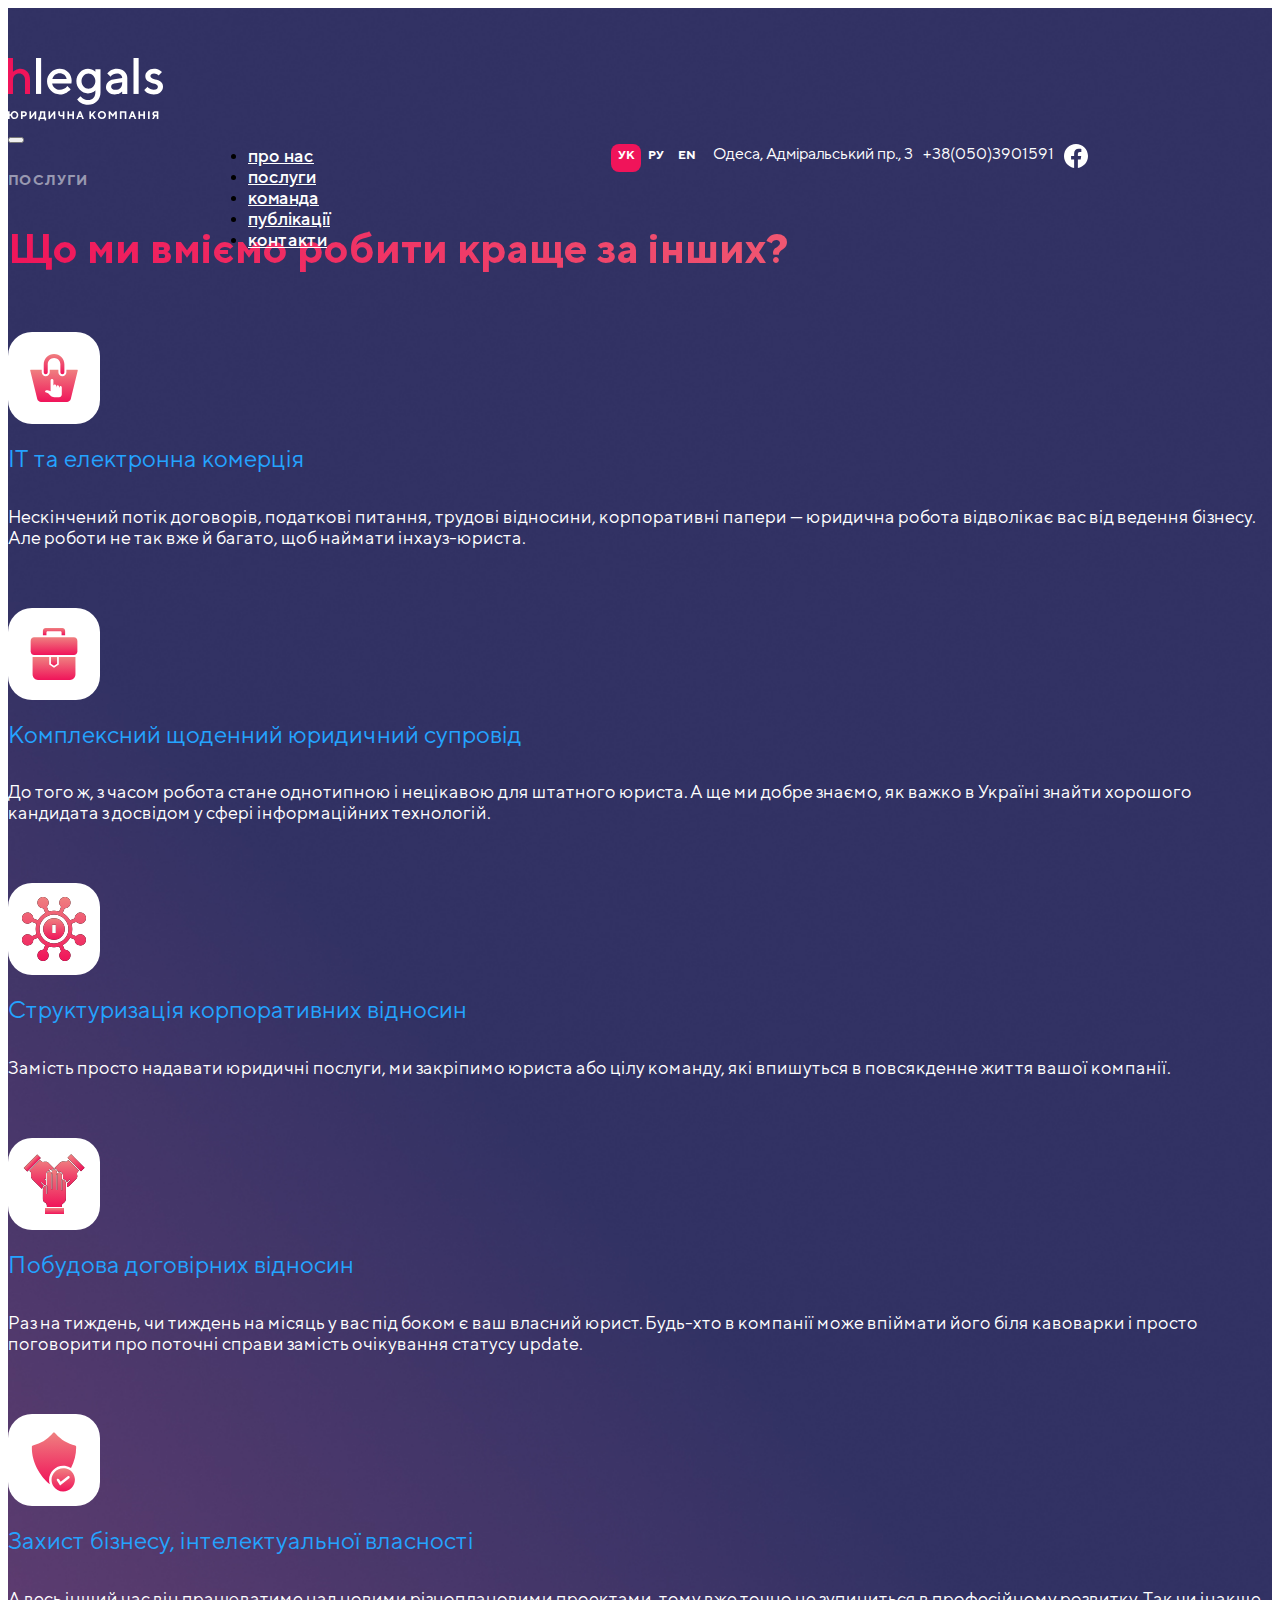
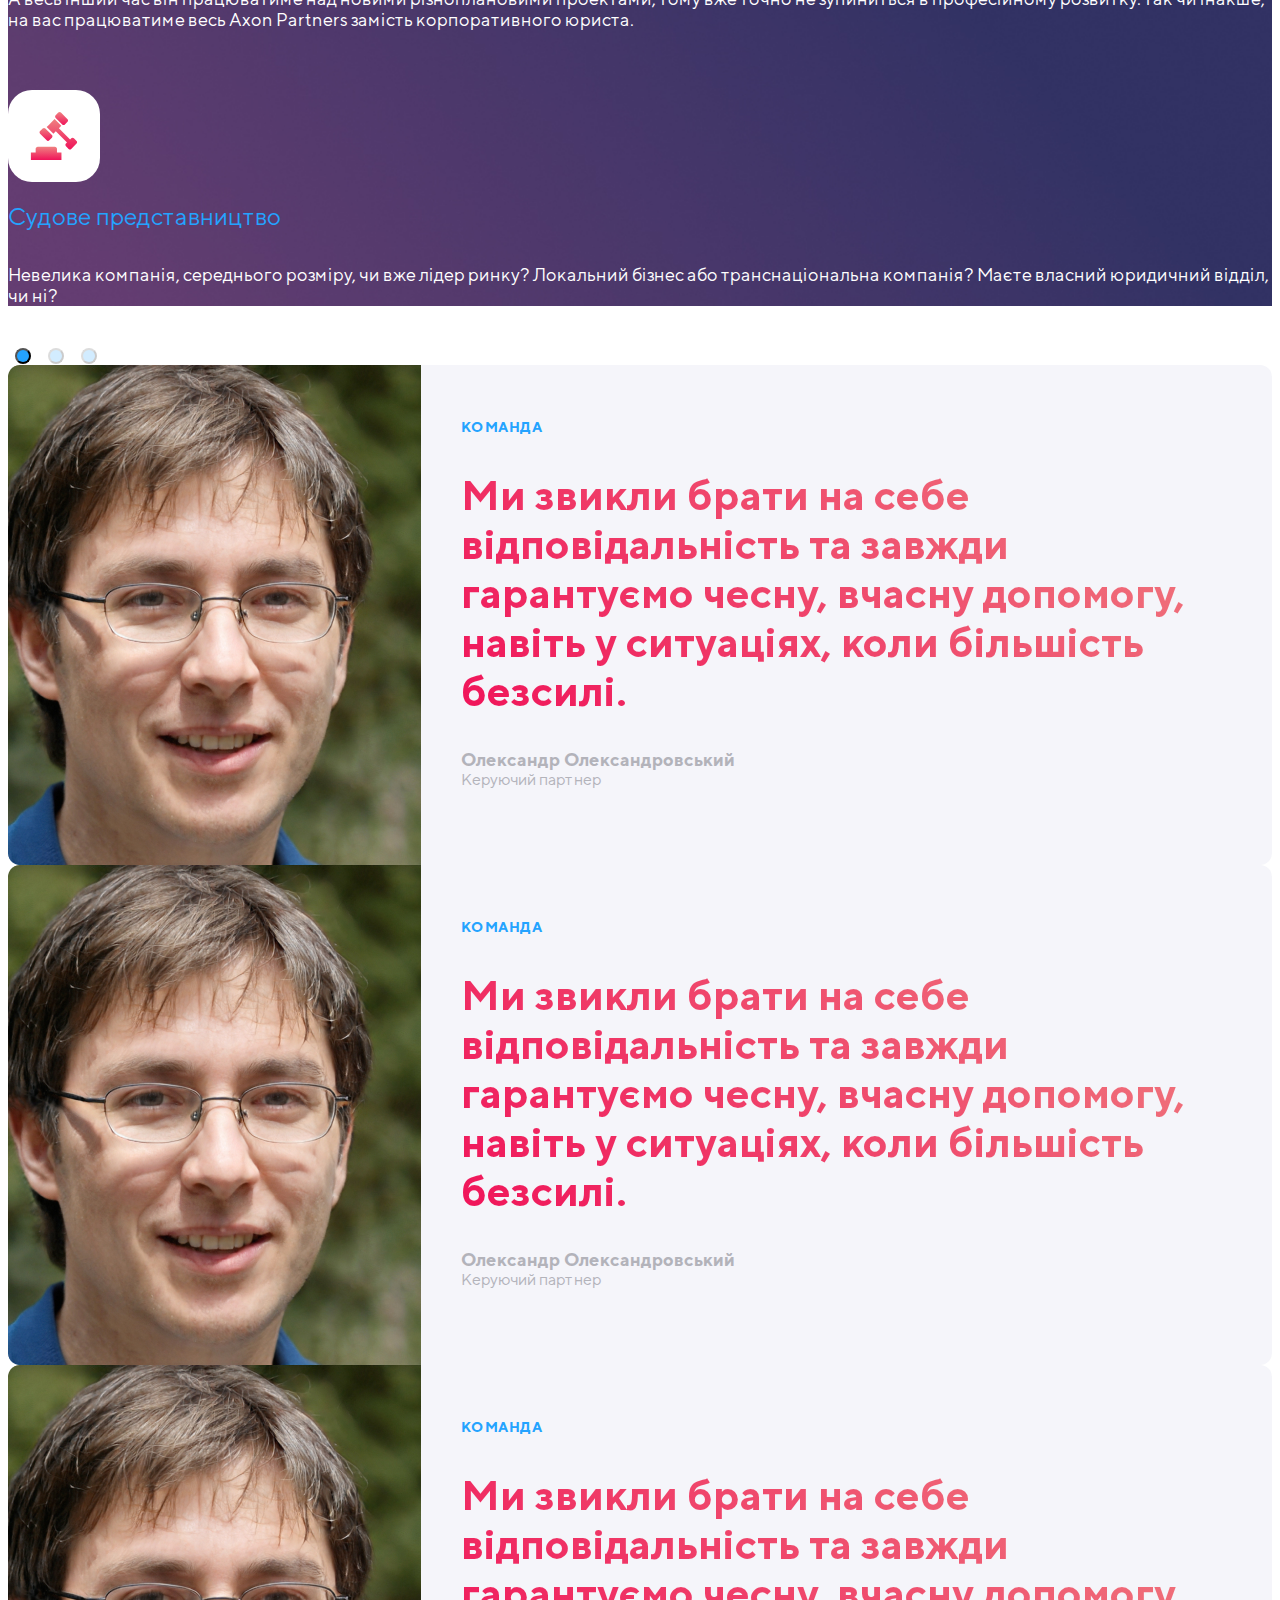
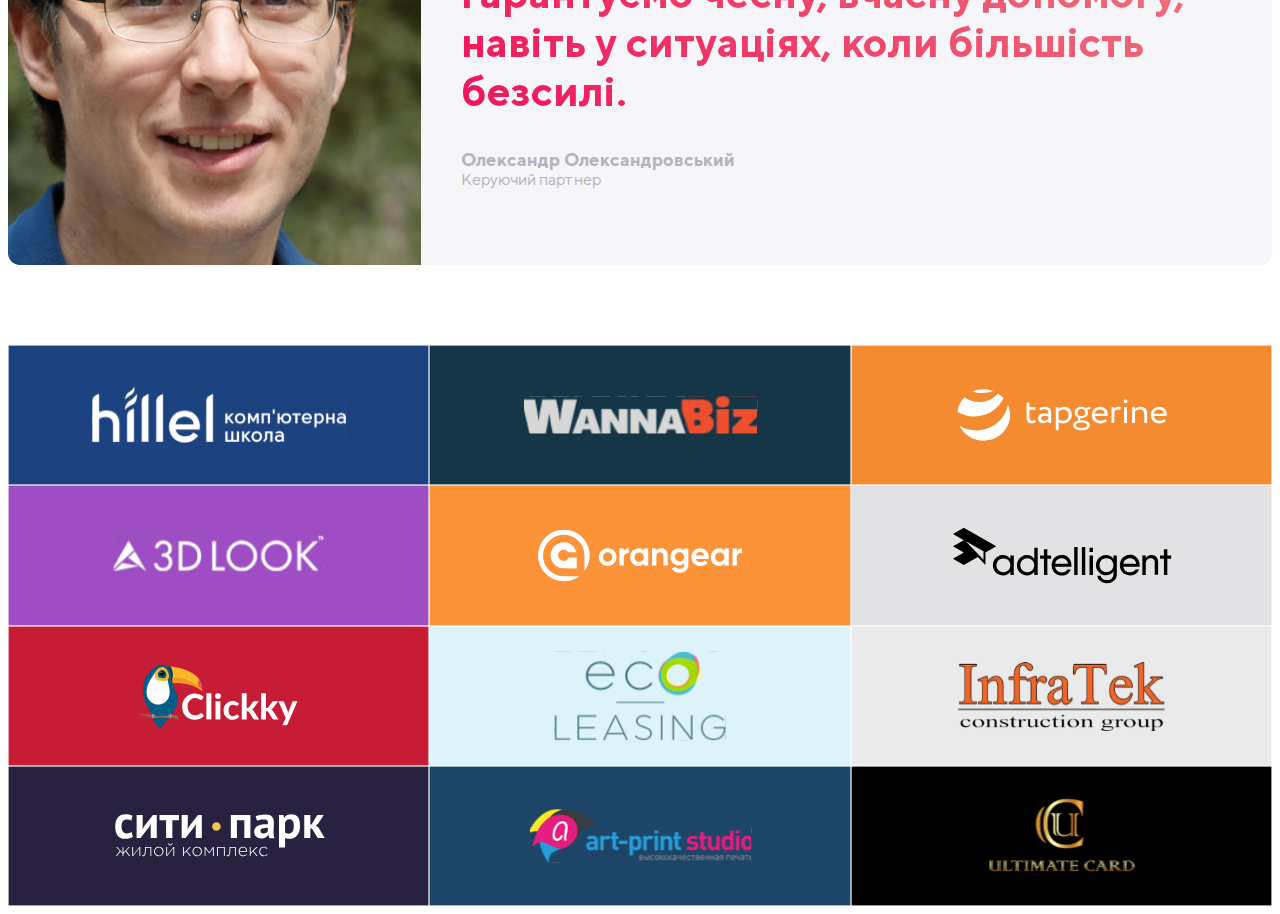
<file: index.html>
<!DOCTYPE html>
<html lang="en">
<head>
    <meta charset="UTF-8">
    <meta http-equiv="X-UA-Compatible" content="IE=edge">
    <meta name="viewport" content="width=device-width, initial-scale=1.0">
    <link href="https://cdn.jsdelivr.net/npm/bootstrap@5.0.2/dist/css/bootstrap.min.css" rel="stylesheet" 
    integrity="sha384-EVSTQN3/azprG1Anm3QDgpJLIm9Nao0Yz1ztcQTwFspd3yD65VohhpuuCOmLASjC" crossorigin="anonymous">
    <link rel="stylesheet" href="css/style.css">
    <title>Hlegals</title>
</head>
<body>
    <nav class="navbar navbar-expand-lg navbar-dark navbar-home">
        <div class="container navbar-flex">
            <div class="navbar-brand-container">
                <a class="navbar-brand" href="#"><img src="img/logo-white.svg" alt=""></a>
            </div>
        <button class="navbar-toggler" type="button" data-bs-toggle="collapse" data-bs-target="#navbarSupportedContent" aria-controls="navbarSupportedContent" aria-expanded="false" aria-label="Toggle navigation">
            <span class="navbar-toggler-icon"></span>
        </button>
        <div class="navbar-line">
            <ul class="navbar-line-lang">
                <li class="active">УК</li>
                <li>РУ</li>
                <li>EN</li>
            </ul>
            <ul class="navbar-line-list">
                <li class="navbar-line-address">Одеса, Адміральський пр., 3</li>
                <li class="navbar-line-tel"><a href="tel:+38(050)3901591">+38(050)3901591</a></li>
                <li class="navbar-line-fb"><a href=""><img src="img/facebook-header.svg" alt=""></a></li>
            </ul>
        </div>
        <div class="collapse navbar-collapse" id="navbarSupportedContent">
            <ul class="navbar-nav ms-auto mb-2 mb-lg-0">
            <li class="nav-item">
                <a class="nav-link" href="#">про нас</a>
            </li>
            <li class="nav-item">
                <a class="nav-link" href="#">послуги</a>
            </li>
            <li class="nav-item">
                <a class="nav-link" href="#">команда</a>
            </li>
            <li class="nav-item">
                <a class="nav-link" href="#">публікації</a>
            </li>
            <li class="nav-item">
                <a class="nav-link" href="#">контакти</a>
            </li>
            </ul>
        </div>
        </div>
    </nav>

    <section class="intro-sect">
        <div class="container">
            <h3 class="section-subheading section-subheading-grey-arrow">послуги</h3>
            <h2 class="section-heading">Що ми вміємо робити краще за інших?</h2>
            <div class="row">
                <div class="col-md-4">
                    <div class="service-item">
                        <div class="service-item-top">
                            <img src="img/services-1.svg" class="service-item-icon" alt="">
                            <p class="service-item-heading">IT та електронна комерція</p>
                        </div>
                        <p class="service-item-text">Нескінчений потік договорів, податкові питання, трудові відносини, корпоративні папери — юридична робота відволікає вас від ведення бізнесу. Але роботи не так вже й багато, щоб наймати інхауз-юриста. </p>
                    </div>
                </div>
                <div class="col-md-4">
                    <div class="service-item">
                        <div class="service-item-top">
                            <img src="img/services-2.svg" class="service-item-icon" alt="">
                            <p class="service-item-heading">Комплексний щоденний
                                юридичний супровід</p>
                        </div>
                        <p class="service-item-text">До того ж, з часом робота стане однотипною і нецікавою для штатного юриста. А ще ми добре знаємо, як важко в Україні знайти хорошого кандидата з досвідом у сфері інформаційних технологій.</p>
                    </div>
                </div>
                <div class="col-md-4">
                    <div class="service-item">
                        <div class="service-item-top">
                            <img src="img/services-3.svg" class="service-item-icon" alt="">
                            <p class="service-item-heading">Структуризація корпоративних відносин</p>
                        </div>
                        <p class="service-item-text">Замість просто надавати юридичні послуги, ми закріпимо юриста або цілу команду, які впишуться в повсякденне життя вашої компанії. </p>
                    </div>
                </div>
                <div class="col-md-4">
                    <div class="service-item">
                        <div class="service-item-top">
                            <img src="img/services-4.svg" class="service-item-icon" alt="">
                            <p class="service-item-heading">Побудовa договірних відносин</p>
                        </div>
                        <p class="service-item-text">Раз на тиждень, чи тиждень на місяць у вас під боком є ваш власний юрист. Будь-хто в компанії може впіймати його біля кавоварки і просто поговорити про поточні справи замість очікування статусу update.</p>
                    </div>
                </div>
                <div class="col-md-4">
                    <div class="service-item">
                        <div class="service-item-top">
                            <img src="img/services-5.svg" class="service-item-icon" alt="">
                            <p class="service-item-heading">Захист бізнесу, інтелектуальної власності</p>
                        </div>
                        <p class="service-item-text">А весь інший час він працюватиме над новими різноплановими проектами, тому вже точно не зупиниться в професійному розвитку. Так чи інакше, на вас працюватиме весь Axon Partners замість корпоративного юриста.</p>
                    </div>
                </div>
                <div class="col-md-4">
                    <div class="service-item">
                        <div class="service-item-top">
                            <img src="img/services-6.svg" class="service-item-icon" alt="">
                            <p class="service-item-heading">Судове представництво</p>
                        </div>
                        <p class="service-item-text">Невелика компанія, середнього розміру, чи вже лідер ринку? Локальний бізнес або транснаціональна компанія? Маєте власний юридичний відділ, чи ні?</p>
                    </div>
                </div>
            </div>
        </div>
    </section>
    <section class="team-slider-sect">
        <div class="container">
            <div id="team-slider" class="carousel slide" data-bs-ride="carousel">
                <div class="carousel-indicators">
                    <button type="button" data-bs-target="#team-slider" data-bs-slide-to="0" class="active" aria-current="true" aria-label="Slide 1"></button>
                    <button type="button" data-bs-target="#team-slider" data-bs-slide-to="1" aria-label="Slide 2"></button>
                    <button type="button" data-bs-target="#team-slider" data-bs-slide-to="2" aria-label="Slide 3"></button>
                </div>
                <div class="carousel-inner">
                    <div class="carousel-item active">
                        <div class="team-slider-row">
                            <img src="img/team-slider-img.jpg" class="team-slider-img" alt="">
                            <div class="team-slider-text">
                                <h3 class="section-subheading section-subheading-blue-arrow">Команда</h3>
                                <h2 class="section-heading">Ми звикли брати на себе відповідальність та завжди гарантуємо чесну, вчасну допомогу, навіть у ситуаціях, коли більшість безсилі.</h2>
                                <div class="team-slider-info">
                                    <div class="team-slider-info-img">
                                        <img src="img/team-slider-img.jpg" class="team-slider-img" alt="">
                                    </div>
                                    <div class="team-slider-info-text">
                                        <p class="team-slider-name">Олександр Олександровський</p>
                                        <p class="team-slider-role">Керуючий партнер</p>
                                    </div>
                                </div>
                            </div>
                        </div>
                    </div>
                    <div class="carousel-item">
                        <div class="team-slider-row">
                            <img src="img/team-slider-img.jpg" class="team-slider-img" alt="">
                            <div class="team-slider-text">
                                <h3 class="section-subheading section-subheading-blue-arrow">Команда</h3>
                                <h2 class="section-heading">Ми звикли брати на себе відповідальність та завжди гарантуємо чесну, вчасну допомогу, навіть у ситуаціях, коли більшість безсилі.</h2>
                                <div class="team-slider-info">
                                    <!-- <div class="team-slider-info-img">
                                        <img src="img/team-slider-img.jpg" class="team-slider-img" alt="">
                                    </div> -->
                                    <div class="team-slider-info-text">
                                        <p class="team-slider-name">Олександр Олександровський</p>
                                        <p class="team-slider-role">Керуючий партнер</p>
                                    </div>
                                </div>
                            </div>
                        </div>
                    </div>
                    <div class="carousel-item">
                        <div class="team-slider-row">
                            <img src="img/team-slider-img.jpg" class="team-slider-img" alt="">
                            <div class="team-slider-text">
                                <h3 class="section-subheading section-subheading-blue-arrow">Команда</h3>
                                <h2 class="section-heading">Ми звикли брати на себе відповідальність та завжди гарантуємо чесну, вчасну допомогу, навіть у ситуаціях, коли більшість безсилі.</h2>
                                <div class="team-slider-info">
                                    <!-- <div class="team-slider-info-img">
                                        <img src="img/team-slider-img.jpg" class="team-slider-img" alt="">
                                    </div> -->
                                    <div class="team-slider-info-text">
                                        <p class="team-slider-name">Олександр Олександровський</p>
                                        <p class="team-slider-role">Керуючий партнер</p>
                                    </div>
                                </div>
                            </div>
                        </div>
                    </div>
                </div>
            </div>
        </div>
    </section>
    <section class="clients-sect container">
        <div class="clients-grid">
            <img src="img/clients/logo-1.svg" alt="" class="clients-grid-logo">
            <img src="img/clients/logo-2.svg" alt="" class="clients-grid-logo">
            <img src="img/clients/logo-3.svg" alt="" class="clients-grid-logo">
            <img src="img/clients/logo-4.svg" alt="" class="clients-grid-logo">
            <img src="img/clients/logo-5.svg" alt="" class="clients-grid-logo">
            <img src="img/clients/logo-6.svg" alt="" class="clients-grid-logo">
            <img src="img/clients/logo-7.svg" alt="" class="clients-grid-logo">
            <img src="img/clients/logo-8.svg" alt="" class="clients-grid-logo">
            <img src="img/clients/logo-9.svg" alt="" class="clients-grid-logo">
            <img src="img/clients/logo-10.svg" alt="" class="clients-grid-logo">
            <img src="img/clients/logo-11.svg" alt="" class="clients-grid-logo">
            <img src="img/clients/logo-12.svg" alt="" class="clients-grid-logo">
        </div>
    </section>
    <script src="https://cdn.jsdelivr.net/npm/bootstrap@5.0.2/dist/js/bootstrap.bundle.min.js" 
    integrity="sha384-MrcW6ZMFYlzcLA8Nl+NtUVF0sA7MsXsP1UyJoMp4YLEuNSfAP+JcXn/tWtIaxVXM" crossorigin="anonymous"></script>
</body>
</html>
</file>
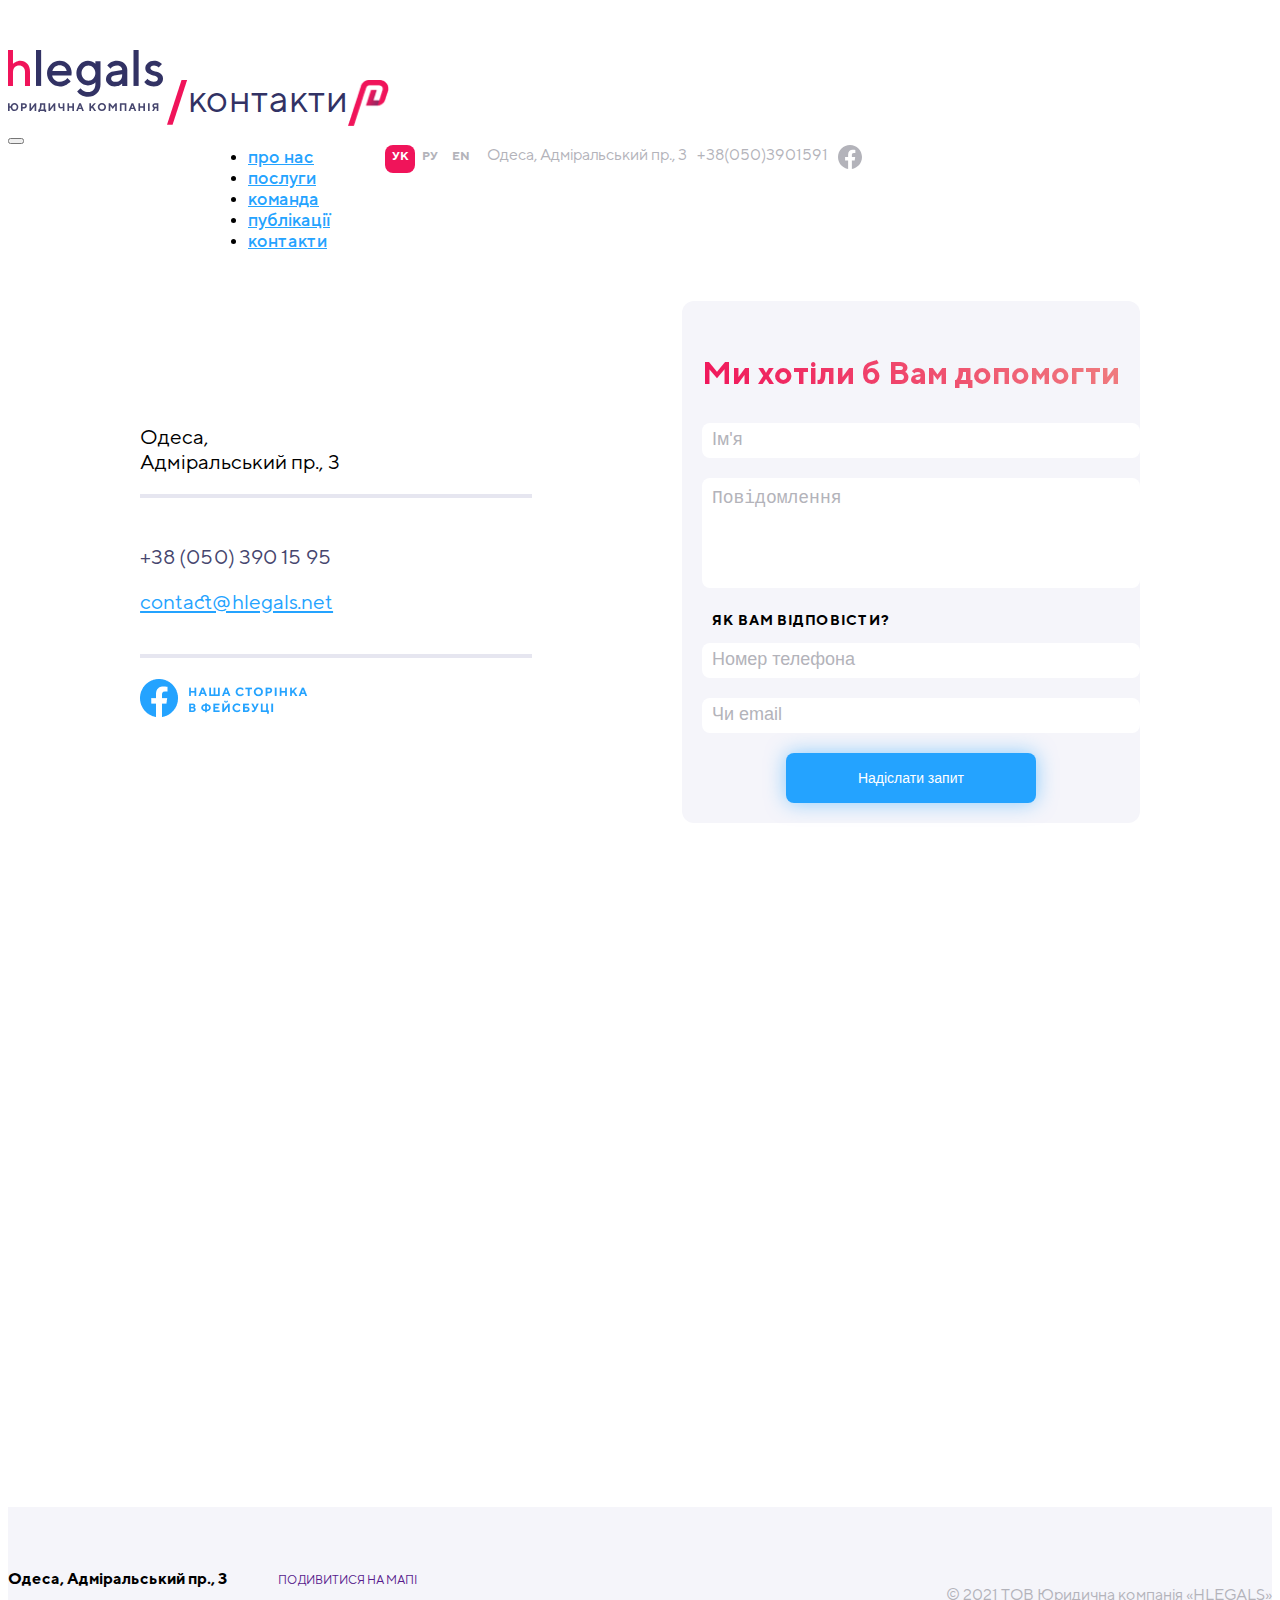
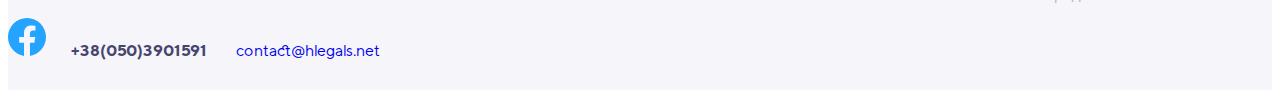
<file: contacts.html>
<!DOCTYPE html>
<html lang="en">
<head>
    <meta charset="UTF-8">
    <meta http-equiv="X-UA-Compatible" content="IE=edge">
    <meta name="viewport" content="width=device-width, initial-scale=1.0">
    <link href="https://cdn.jsdelivr.net/npm/bootstrap@5.0.2/dist/css/bootstrap.min.css" rel="stylesheet" 
    integrity="sha384-EVSTQN3/azprG1Anm3QDgpJLIm9Nao0Yz1ztcQTwFspd3yD65VohhpuuCOmLASjC" crossorigin="anonymous">
    <link rel="stylesheet" href="css/style.css">
    <title>Контакти</title>
</head>
<body>
    <nav class="navbar navbar-expand-lg navbar-light navbar-second">
        <div class="container navbar-flex">
            <div class="navbar-brand-container">
                <a class="navbar-brand" href="#"><img src="img/logo-black.svg" alt=""></a>
                <a href="" class="navbar-brand-second">контакти</a>
            </div>
        <button class="navbar-toggler" type="button" data-bs-toggle="collapse" data-bs-target="#navbarSupportedContent" aria-controls="navbarSupportedContent" aria-expanded="false" aria-label="Toggle navigation">
            <span class="navbar-toggler-icon"></span>
        </button>
        <div class="navbar-line">
            <ul class="navbar-line-lang">
                <li class="active">УК</li>
                <li>РУ</li>
                <li>EN</li>
            </ul>
            <ul class="navbar-line-list">
                <li class="navbar-line-address">Одеса, Адміральський пр., 3</li>
                <li class="navbar-line-tel"><a href="tel:+38(050)3901591">+38(050)3901591</a></li>
                <li class="navbar-line-fb"><a href=""><img src="img/facebook-header-grey.svg" alt=""></a></li>
            </ul>
        </div>
        <div class="collapse navbar-collapse" id="navbarSupportedContent">
            <ul class="navbar-nav ms-auto mb-2 mb-lg-0">
            <li class="nav-item">
                <a class="nav-link" href="#">про нас</a>
            </li>
            <li class="nav-item">
                <a class="nav-link" href="#">послуги</a>
            </li>
            <li class="nav-item">
                <a class="nav-link" href="#">команда</a>
            </li>
            <li class="nav-item">
                <a class="nav-link" href="#">публікації</a>
            </li>
            <li class="nav-item">
                <a class="nav-link" href="#">контакти</a>
            </li>
            </ul>
        </div>
        </div>
    </nav>
    <section class="contacts container">
        <div class="contacts-block">
            <p class="contacts-block-address">Одеса, <br>Адміральський пр., 3</p>
            <p class="contacts-block-emailPhone"><a href="tel:+380503901595">+38 (050) 390 15 95</a><a href="mailto:contact@hlegals.net">contact@hlegals.net</a></p>
            <a href=""><img src="img/facebook-contacts.png"></a>
        </div>
        <form class="contacts-feedback" action="">
            <p class="contacts-feedback-title">Ми хотіли б Вам допомогти</p>
            <label for="name" class="contacts-feedback-input">
                <input type="text" name="name" id="name" placeholder="Ім'я">
            </label>
            <label for="message" class="contacts-feedback-input">
                <textarea name="message" id="message" rows="6" placeholder="Повідомлення"></textarea>
            </label>
            <h3 class="contacts-feedback-subtitle">Як вам відповісти?</h3>
            <label for="tel" class="contacts-feedback-input">
                <input type="tel" name="lel" id="tel" placeholder="Номер телефона">
            </label>
            <label for="email" class="contacts-feedback-input">
                <input type="email" name="emal" id="email" placeholder="Чи email">
            </label>
            <button class="contacts-feedback-button" type="submit">Надіслати запит</button>
        </form>
    </section>
    <section class="map">
        <iframe src="https://www.google.com/maps/embed?pb=!1m18!1m12!1m3!1d9212.672307920948!2d30.72768570228303!3d46.4385587116365!2m3!1f0!2f0!3f0!3m2!1i1024!2i768!4f13.1!3m3!1m2!1s0x40c63396894457b7%3A0x7f6c5236cbcb70c8!2z0JDQtNC80LjRgNCw0LvRjNGB0LrQuNC5INC_0YDQvtGB0L8uLCAzLCDQntC00LXRgdGB0LAsINCe0LTQtdGB0YHQutCw0Y8g0L7QsdC70LDRgdGC0YwsIDY1MDAw!5e0!3m2!1sru!2sua!4v1635168939964!5m2!1sru!2sua" style="border:0;" allowfullscreen="" loading="lazy"></iframe>
    </section>
    <footer class="footer">
        <div class="container footer-container">
            <ul class="footer-left-side">
                <li class="footer-left-side-address">Одеса, Адміральський пр., 3</li>
                <li class="footer-left-side-map-link"><a href="">ПОДИВИТИСЯ НА МАПІ</a></li>
                <li class="footer-left-side-fb-logo"><a href=""><img src="img/facebook-footer.svg" alt=""></a></li>
                <li class="footer-left-side-tel"><a href="tel:+38(050)3901591">+38(050)3901591</a></li>
                <li class="footer-left-side-email"><a href="mailto:contact@hlegals.net">contact@hlegals.net</a></li>
            </ul>
            <div class="footer-rigth-side">
                <div class="footer-rigth-side-allrights">
                    <p>&copy; 2021 ТОВ Юридична компанія «HLEGALS»</p>
                </div>
            </div>
        </div>
    </footer>
    <script src="https://cdn.jsdelivr.net/npm/bootstrap@5.0.2/dist/js/bootstrap.bundle.min.js" 
    integrity="sha384-MrcW6ZMFYlzcLA8Nl+NtUVF0sA7MsXsP1UyJoMp4YLEuNSfAP+JcXn/tWtIaxVXM" crossorigin="anonymous"></script>
</body>
</html>
</file>
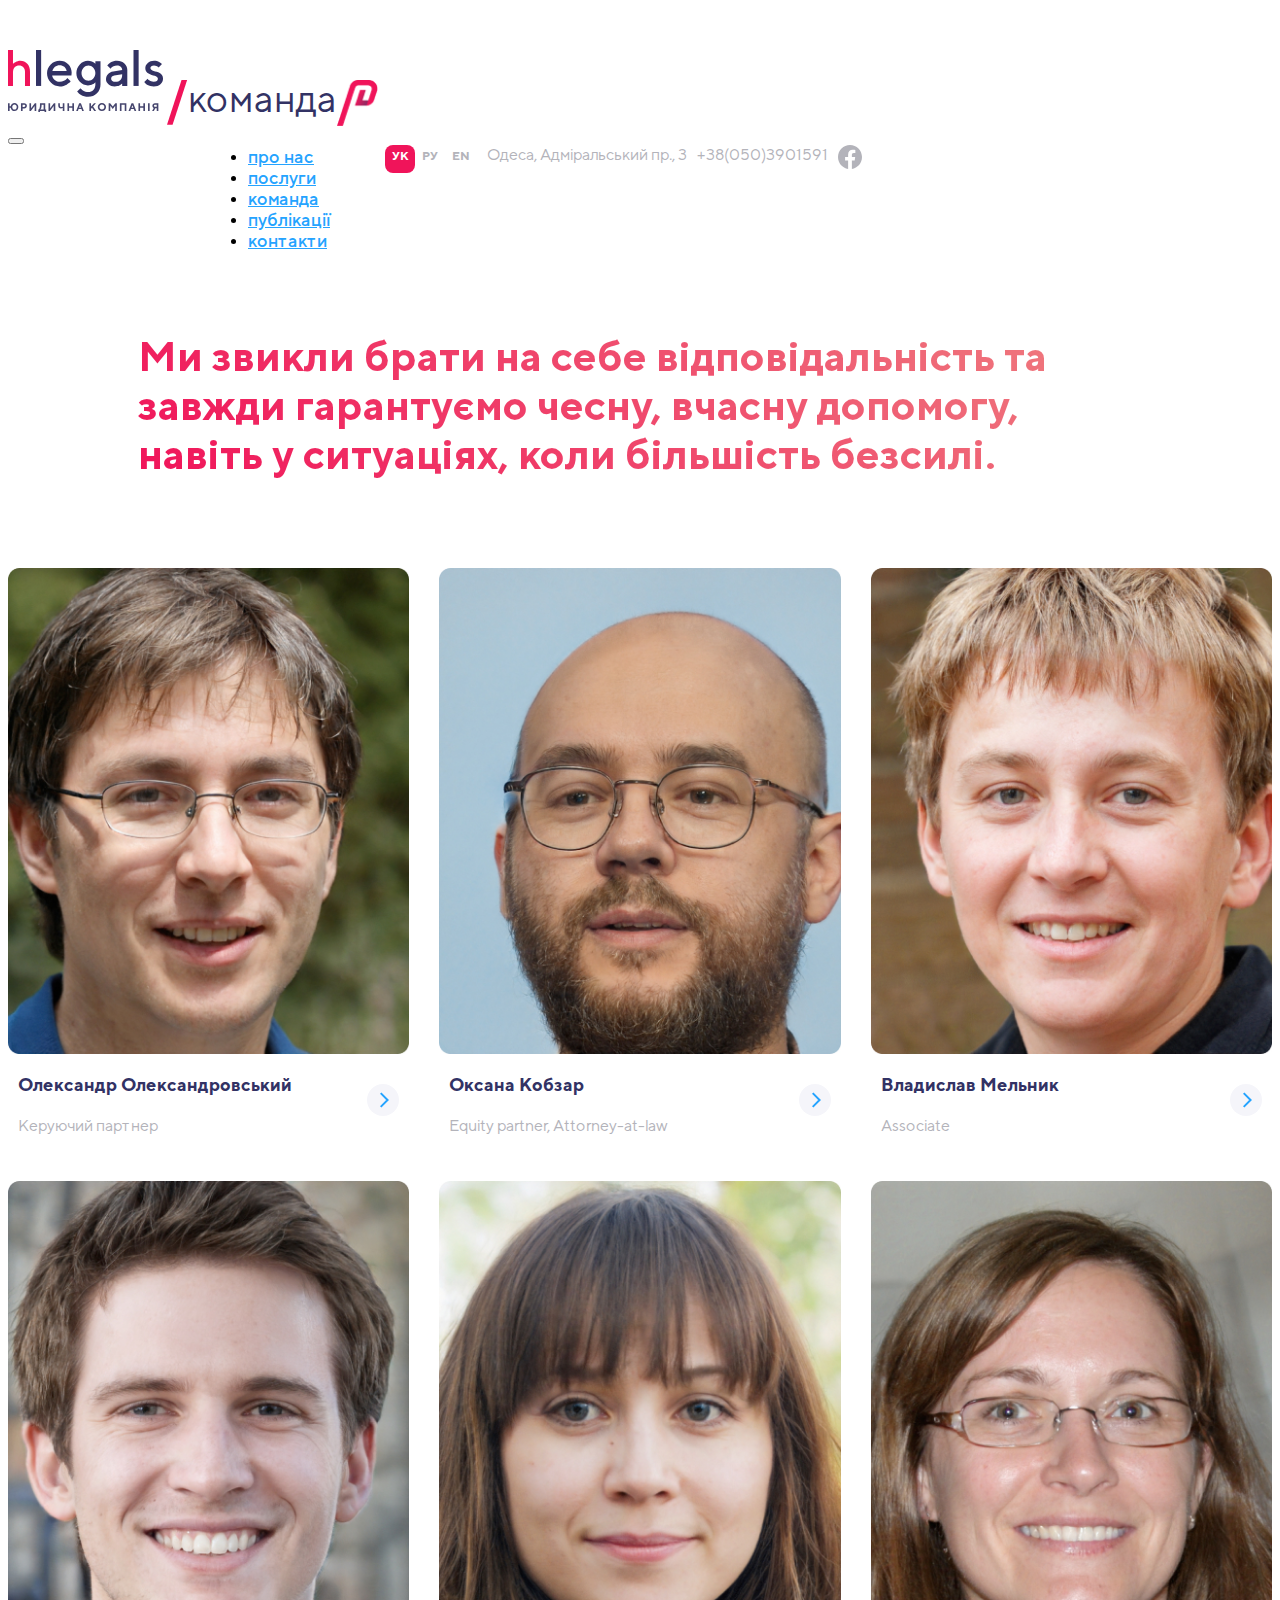
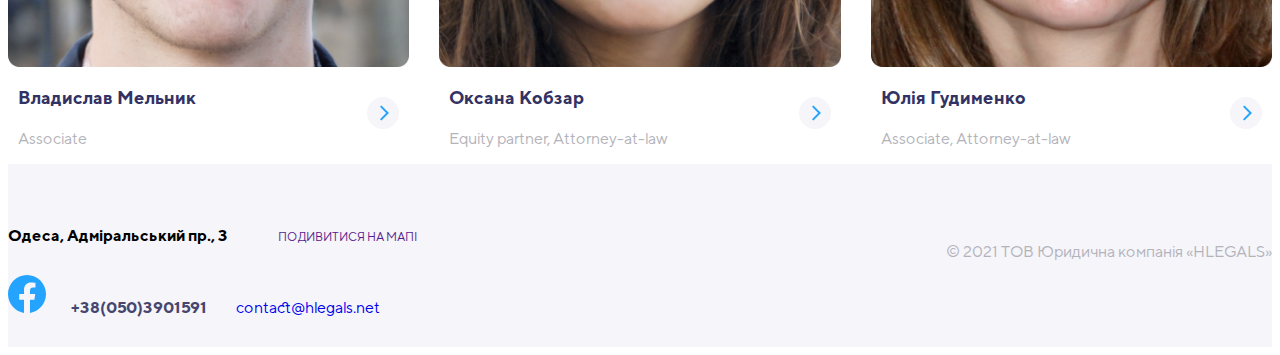
<file: team.html>
<!DOCTYPE html>
<html lang="en">
<head>
    <meta charset="UTF-8">
    <meta http-equiv="X-UA-Compatible" content="IE=edge">
    <meta name="viewport" content="width=device-width, initial-scale=1.0">
    <link href="https://cdn.jsdelivr.net/npm/bootstrap@5.0.2/dist/css/bootstrap.min.css" rel="stylesheet" 
    integrity="sha384-EVSTQN3/azprG1Anm3QDgpJLIm9Nao0Yz1ztcQTwFspd3yD65VohhpuuCOmLASjC" crossorigin="anonymous">
    <link rel="stylesheet" href="css/style.css">
    <title>Team</title>
</head>
<body>
    <nav class="navbar navbar-expand-lg navbar-light navbar-second">
        <div class="container navbar-flex">
            <div class="navbar-brand-container">
                <a class="navbar-brand" href="#"><img src="img/logo-black.svg" alt=""></a>
                <a href="" class="navbar-brand-second">команда</a>
            </div>
        <button class="navbar-toggler" type="button" data-bs-toggle="collapse" data-bs-target="#navbarSupportedContent" aria-controls="navbarSupportedContent" aria-expanded="false" aria-label="Toggle navigation">
            <span class="navbar-toggler-icon"></span>
        </button>
        <div class="navbar-line">
            <ul class="navbar-line-lang">
                <li class="active">УК</li>
                <li>РУ</li>
                <li>EN</li>
            </ul>
            <ul class="navbar-line-list">
                <li class="navbar-line-address">Одеса, Адміральський пр., 3</li>
                <li class="navbar-line-tel"><a href="tel:+38(050)3901591">+38(050)3901591</a></li>
                <li class="navbar-line-fb"><a href=""><img src="img/facebook-header-grey.svg" alt=""></a></li>
            </ul>
        </div>
        <div class="collapse navbar-collapse" id="navbarSupportedContent">
            <ul class="navbar-nav ms-auto mb-2 mb-lg-0">
            <li class="nav-item">
                <a class="nav-link" href="#">про нас</a>
            </li>
            <li class="nav-item">
                <a class="nav-link" href="#">послуги</a>
            </li>
            <li class="nav-item">
                <a class="nav-link" href="#">команда</a>
            </li>
            <li class="nav-item">
                <a class="nav-link" href="#">публікації</a>
            </li>
            <li class="nav-item">
                <a class="nav-link" href="#">контакти</a>
            </li>
            </ul>
        </div>
        </div>
    </nav>
    <section class="team-section container">
        <h1 class="team-section-text">Ми звикли брати на себе відповідальність та завжди гарантуємо чесну, вчасну допомогу, навіть у ситуаціях, коли більшість безсилі.</h1>
        <div class="team-section-members">
            <div class="team-section-members-item">
                <img class="team-section-members-item-photo" src="img/team/Photo1.jpg" alt="" class="team-section-members-photo">
                <div class="team-section-members-item-info">
                    <div class="team-section-members-item-info-block">
                        <h4 class="team-section-members-item-info-block-name">Олександр Олександровський</h4>
                        <p class="team-section-members-item-info-block-role">Керуючий партнер</p>
                    </div>
                    <a class="team-section-members-item-info-more" href=""><img src="img/more_btn.svg" alt=""></a>
                </div>
            </div>
            <div class="team-section-members-item">
                <img class="team-section-members-item-photo" src="img/team/Photo2.jpg" alt="" class="team-section-members-photo">
                <div class="team-section-members-item-info">
                    <div class="team-section-members-item-info-block">
                        <h4 class="team-section-members-item-info-block-name">Оксана Кобзар</h4>
                        <p class="team-section-members-item-info-block-role">Equity partner, Attorney-at-law</p>
                    </div>
                    <a class="team-section-members-item-info-more" href=""><img src="img/more_btn.svg" alt=""></a>
                </div>
            </div>
            <div class="team-section-members-item">
                <img class="team-section-members-item-photo" src="img/team/Photo3.jpg" alt="" class="team-section-members-photo">
                <div class="team-section-members-item-info">
                    <div class="team-section-members-item-info-block">
                        <h4 class="team-section-members-item-info-block-name">Владислав Мельник</h4>
                        <p class="team-section-members-item-info-block-role">Associate</p>
                    </div>
                    <a class="team-section-members-item-info-more" href=""><img src="img/more_btn.svg" alt=""></a>
                </div>
            </div>
            <div class="team-section-members-item">
                <img class="team-section-members-item-photo" src="img/team/Photo4.jpg" alt="" class="team-section-members-photo">
                <div class="team-section-members-item-info">
                    <div class="team-section-members-item-info-block">
                        <h4 class="team-section-members-item-info-block-name">Владислав Мельник</h4>
                        <p class="team-section-members-item-info-block-role">Associate</p>
                    </div>
                    <a class="team-section-members-item-info-more" href=""><img src="img/more_btn.svg" alt=""></a>
                </div>
            </div>
            <div class="team-section-members-item">
                <img class="team-section-members-item-photo" src="img/team/Photo5.jpg" alt="" class="team-section-members-photo">
                <div class="team-section-members-item-info">
                    <div class="team-section-members-item-info-block">
                        <h4 class="team-section-members-item-info-block-name">Оксана Кобзар</h4>
                        <p class="team-section-members-item-info-block-role">Equity partner, Attorney-at-law</p>
                    </div>
                    <a href="" class="team-section-members-item-info-more"><img src="img/more_btn.svg" alt=""></a>
                </div>
            </div>
            <div class="team-section-members-item">
                <img class="team-section-members-item-photo" src="img/team/Photo6.jpg" alt="" class="team-section-members-photo">
                <div class="team-section-members-item-info">
                    <div class="team-section-members-item-info-block">
                        <h4 class="team-section-members-item-info-block-name">Юлія Гудименко</h4>
                        <p class="team-section-members-item-info-block-role">Associate, Attorney-at-law</p>
                    </div>
                    <a class="team-section-members-item-info-more" href=""><img src="img/more_btn.svg" alt=""></a>
                </div>
            </div>
        </div>
    </section>
    <footer class="footer">
        <div class="container footer-container">
            <ul class="footer-left-side">
                <li class="footer-left-side-address">Одеса, Адміральський пр., 3</li>
                <li class="footer-left-side-map-link"><a href="">ПОДИВИТИСЯ НА МАПІ</a></li>
                <li class="footer-left-side-fb-logo"><a href=""><img src="img/facebook-footer.svg" alt=""></a></li>
                <li class="footer-left-side-tel"><a href="tel:+38(050)3901591">+38(050)3901591</a></li>
                <li class="footer-left-side-email"><a href="mailto:contact@hlegals.net">contact@hlegals.net</a></li>
            </ul>
            <div class="footer-rigth-side">
                <div class="footer-rigth-side-allrights">
                    <p>&copy; 2021 ТОВ Юридична компанія «HLEGALS»</p>
                </div>
            </div>
        </div>
    </footer>
    <script src="https://cdn.jsdelivr.net/npm/bootstrap@5.0.2/dist/js/bootstrap.bundle.min.js" 
    integrity="sha384-MrcW6ZMFYlzcLA8Nl+NtUVF0sA7MsXsP1UyJoMp4YLEuNSfAP+JcXn/tWtIaxVXM" crossorigin="anonymous"></script>
</body>
</html>
</file>
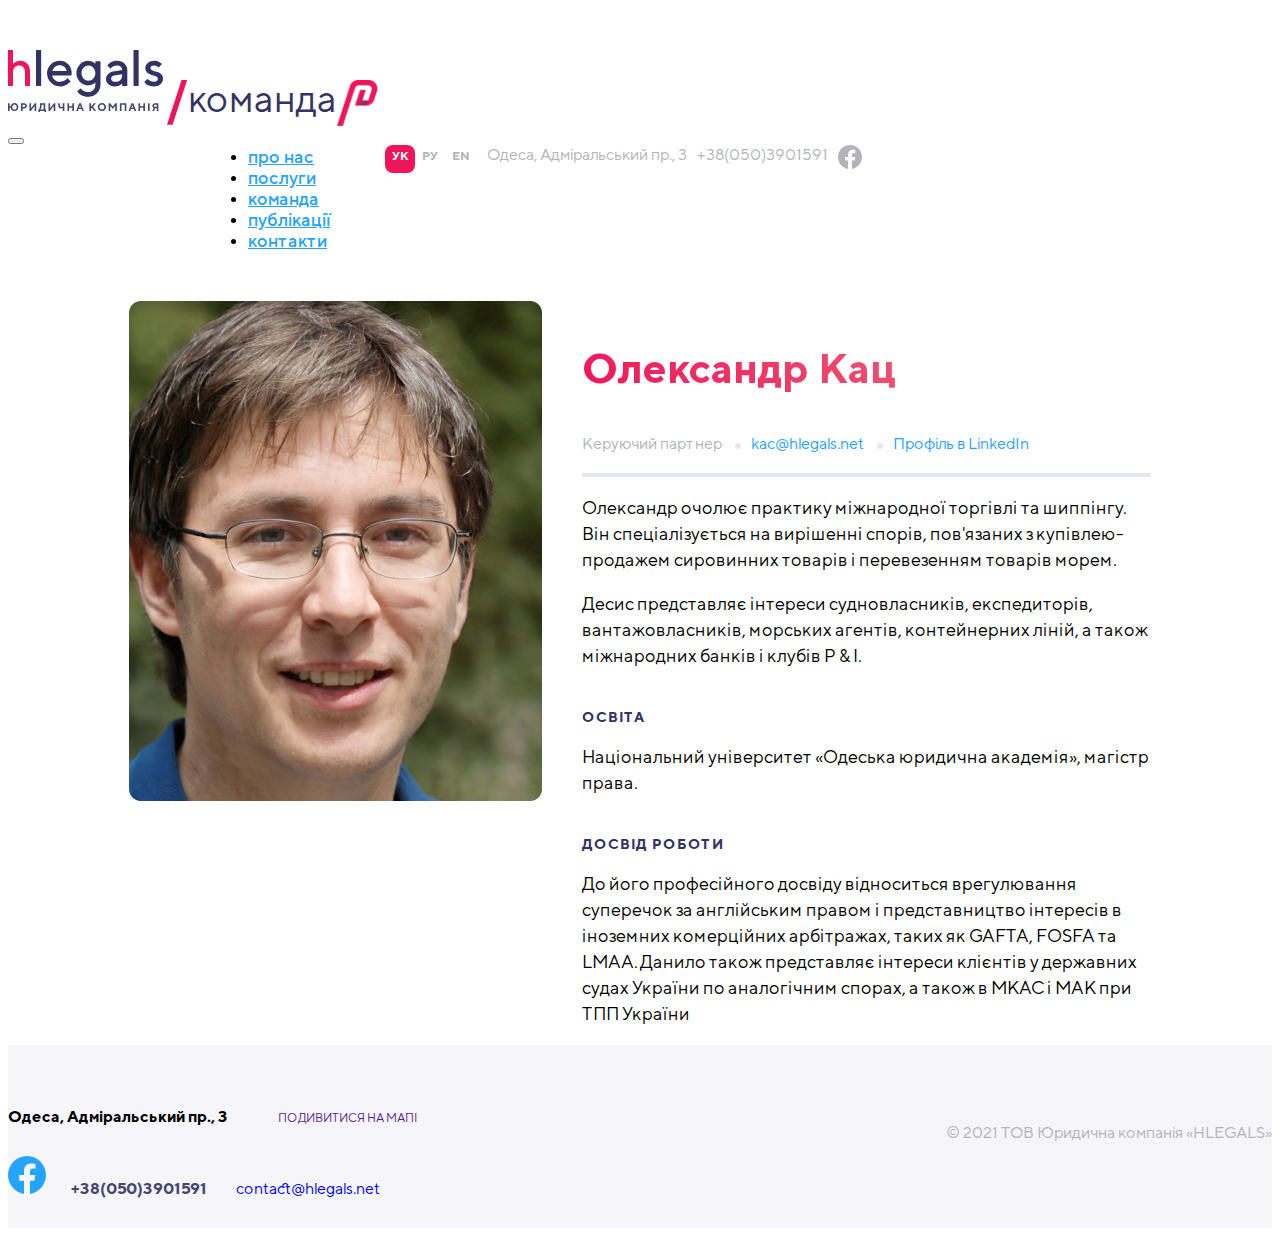
<file: team_member.html>
<!DOCTYPE html>
<html lang="en">
<head>
    <meta charset="UTF-8">
    <meta http-equiv="X-UA-Compatible" content="IE=edge">
    <meta name="viewport" content="width=device-width, initial-scale=1.0">
    <link href="https://cdn.jsdelivr.net/npm/bootstrap@5.0.2/dist/css/bootstrap.min.css" rel="stylesheet" 
    integrity="sha384-EVSTQN3/azprG1Anm3QDgpJLIm9Nao0Yz1ztcQTwFspd3yD65VohhpuuCOmLASjC" crossorigin="anonymous">
    <link rel="stylesheet" href="css/style.css">
    <title>Member</title>
</head>
<body>
    <nav class="navbar navbar-expand-lg navbar-light navbar-second">
        <div class="container navbar-flex">
            <div class="navbar-brand-container">
                <a class="navbar-brand" href="#"><img src="img/logo-black.svg" alt=""></a>
                <a href="" class="navbar-brand-second">команда</a>
            </div>
        <button class="navbar-toggler" type="button" data-bs-toggle="collapse" data-bs-target="#navbarSupportedContent" aria-controls="navbarSupportedContent" aria-expanded="false" aria-label="Toggle navigation">
            <span class="navbar-toggler-icon"></span>
        </button>
        <div class="navbar-line">
            <ul class="navbar-line-lang">
                <li class="active">УК</li>
                <li>РУ</li>
                <li>EN</li>
            </ul>
            <ul class="navbar-line-list">
                <li class="navbar-line-address">Одеса, Адміральський пр., 3</li>
                <li class="navbar-line-tel"><a href="tel:+38(050)3901591">+38(050)3901591</a></li>
                <li class="navbar-line-fb"><a href=""><img src="img/facebook-header-grey.svg" alt=""></a></li>
            </ul>
        </div>
        <div class="collapse navbar-collapse" id="navbarSupportedContent">
            <ul class="navbar-nav ms-auto mb-2 mb-lg-0">
            <li class="nav-item">
                <a class="nav-link" href="#">про нас</a>
            </li>
            <li class="nav-item">
                <a class="nav-link" href="#">послуги</a>
            </li>
            <li class="nav-item">
                <a class="nav-link" href="#">команда</a>
            </li>
            <li class="nav-item">
                <a class="nav-link" href="#">публікації</a>
            </li>
            <li class="nav-item">
                <a class="nav-link" href="#">контакти</a>
            </li>
            </ul>
        </div>
        </div>
    </nav>
    <section class="member container">
        <img class="member-photo" src="img/team/Photo1.jpg" alt="">
        <div class="member-info">
            <p class="member-info-name">Олександр Кац</p>
            <ul class="member-info-details">
                <li class="member-info-details-position">Керуючий партнер</li>
                <li class="member-info-details-email"><a href="mailto:kac@hlegals.net">kac@hlegals.net</a></li>
                <li class="member-info-details-profile"><a href="">Профіль в LinkedIn</a></li>
            </ul>
            <div class="member-info-biography">
                <p>Олександр очолює практику міжнародної торгівлі та шиппінгу. Він спеціалізується на вирішенні спорів, пов'язаних з купівлею-продажем сировинних товарів і перевезенням товарів морем.</p>
                <p>Десис представляє інтереси судновласників, експедиторів, вантажовласників, морських агентів, контейнерних ліній, а також міжнародних банків і клубів P & I.</p>
                <div>
                    <h3 class="member-info-biography-education">ОСВІТА</h3>
                    <p>Національний університет «Одеська юридична академія», магістр права.</p>
                </div>
                <div>
                    <h3 class="member-info-biography-experience">ДОСВІД РОБОТИ</h3>
                    <p>До його професійного досвіду відноситься врегулювання суперечок за англійським правом і представництво інтересів в іноземних комерційних арбітражах, таких як GAFTA, FOSFA та LMAA. Данило також представляє інтереси клієнтів у державних судах України по аналогічним спорах, а також в МКАС і МАК при ТПП України</p>
                </div>
            </div>
        </div>
    </section>
    <footer class="footer">
        <div class="container footer-container">
            <ul class="footer-left-side">
                <li class="footer-left-side-address">Одеса, Адміральський пр., 3</li>
                <li class="footer-left-side-map-link"><a href="">ПОДИВИТИСЯ НА МАПІ</a></li>
                <li class="footer-left-side-fb-logo"><a href=""><img src="img/facebook-footer.svg" alt=""></a></li>
                <li class="footer-left-side-tel"><a href="tel:+38(050)3901591">+38(050)3901591</a></li>
                <li class="footer-left-side-email"><a href="mailto:contact@hlegals.net">contact@hlegals.net</a></li>
            </ul>
            <div class="footer-rigth-side">
                <div class="footer-rigth-side-allrights">
                    <p>&copy; 2021 ТОВ Юридична компанія «HLEGALS»</p>
                </div>
            </div>
        </div>
    </footer>
    <script src="https://cdn.jsdelivr.net/npm/bootstrap@5.0.2/dist/js/bootstrap.bundle.min.js" 
    integrity="sha384-MrcW6ZMFYlzcLA8Nl+NtUVF0sA7MsXsP1UyJoMp4YLEuNSfAP+JcXn/tWtIaxVXM" crossorigin="anonymous"></script>
</body>
</html>
</file>
<file: css/style.css>
@font-face {
  font-family: "TT Norms";
  src: url("../fonts/TTNorms-Regular.woff") format("woff"), url("../fonts/TTNorms-Regular.ttf") format("truetype");
  font-weight: normal;
  font-style: normal;
  font-display: swap;
}
@font-face {
  font-family: "TT Norms";
  src: url("../fonts/TTNorms-MediumItalic.woff") format("woff"), url("../fonts/TTNorms-MediumItalic.ttf") format("truetype");
  font-weight: 500;
  font-style: italic;
  font-display: swap;
}
@font-face {
  font-family: "TT Norms";
  src: url("../fonts/TTNorms-Bold.woff") format("woff"), url("../fonts/TTNorms-Bold.ttf") format("truetype");
  font-weight: bold;
  font-style: normal;
  font-display: swap;
}
@font-face {
  font-family: "TT Norms";
  src: url("../fonts/TTNorms-Medium.woff") format("woff"), url("../fonts/TTNorms-Medium.ttf") format("truetype");
  font-weight: 500;
  font-style: normal;
  font-display: swap;
}
@font-face {
  font-family: "TT Norms";
  src: url("../fonts/TTNorms-Italic.woff") format("woff"), url("../fonts/TTNorms-Italic.ttf") format("truetype");
  font-weight: normal;
  font-style: italic;
  font-display: swap;
}
@font-face {
  font-family: "TT Norms";
  src: url("../fonts/TTNorms-BlackItalic.woff") format("woff"), url("../fonts/TTNorms-BlackItalic.ttf") format("truetype");
  font-weight: 900;
  font-style: italic;
  font-display: swap;
}
body {
  font-family: "TT Norms", Arial, Helvetica, sans-serif;
}

.navbar {
  margin: 50px 0;
}
@media (max-width: 992px) {
  .navbar .navbar-brand-container {
    order: 2;
  }
  .navbar .navbar-brand-container img {
    width: 77px;
  }
}
.navbar .navbar-brand-container .navbar-brand-second {
  font-size: 38px;
  color: #323264;
  text-decoration: none;
}
.navbar .navbar-brand-container .navbar-brand-second:before, .navbar .navbar-brand-container .navbar-brand-second:after {
  content: "";
  background-image: url(../img/Slash.svg);
  background-position: center;
  background-repeat: no-repeat;
  background-size: contain;
  width: 21px;
  height: 46px;
  display: inline-block;
  vertical-align: middle;
}
@media (max-width: 992px) {
  .navbar .navbar-brand-container .navbar-brand-second:before, .navbar .navbar-brand-container .navbar-brand-second:after {
    width: 11px;
    height: 24px;
  }
}
.navbar .navbar-brand-container .navbar-brand-second::after {
  background-image: url(../img/Slash2.png);
  width: 41px;
}
@media (max-width: 992px) {
  .navbar .navbar-brand-container .navbar-brand-second::after {
    width: 21px;
  }
}
@media (max-width: 992px) {
  .navbar .navbar-brand-container .navbar-brand-second {
    font-size: 19px;
  }
}
@media (max-width: 992px) {
  .navbar .navbar-toggler {
    order: 3;
    border: 0;
    padding: 0;
  }
}
.navbar .navbar-toggler-icon {
  background-image: url("data:image/svg+xml,%3csvg xmlns='http://www.w3.org/2000/svg' viewBox='0 0 30 30'%3e%3cpath stroke='rgba%28255, 255, 255, 1%29' stroke-linecap='round' stroke-miterlimit='10' stroke-width='2' d='M4 7h22M4 15h22M4 23h22'/%3e%3c/svg%3e");
}
.navbar .navbar-flex {
  flex-wrap: wrap;
  align-items: flex-start;
}
.navbar-line {
  width: calc(100% - 200px);
  text-align: right;
  color: white;
  display: flex;
  justify-content: flex-end;
}
.navbar-line-list li {
  margin-left: 10px;
}
.navbar-line-list li a {
  color: white;
  text-decoration: none;
}
@media (max-width: 992px) {
  .navbar-line-address, .navbar-line-fb {
    display: none;
  }
}
@media (max-width: 992px) {
  .navbar-line li.navbar-line-tel > a {
    color: #b3b3ba;
    font-weight: 700;
  }
}
.navbar-line-lang, .navbar-line-list {
  list-style: none;
  padding: 0;
  margin: 0;
  display: flex;
}
.navbar-line-lang li {
  font-size: 12px;
  font-weight: 700;
  padding: 3px 7px;
  border-radius: 8px;
}
.navbar-line-lang li.active {
  background-color: #F0145A;
  color: white;
}
@media (max-width: 992px) {
  .navbar-line {
    width: 100%;
    justify-content: space-between;
    order: 1;
    margin: 0 0 20px;
  }
}
.navbar-collapse {
  flex-basis: initial;
  width: calc(100% - 200px);
  flex-grow: 0;
  margin-left: auto;
  margin-top: -43px;
}
@media (max-width: 992px) {
  .navbar-collapse {
    width: 100%;
    margin: 0;
    order: 4;
    background-image: url(../img/intro-bg.jpg);
  }
}
@media (max-width: 992px) {
  .navbar {
    margin: 20px 0;
  }
}
.navbar .navbar-nav .nav-link {
  color: white;
  font-weight: 500;
  font-size: 18px;
}

.navbar-home {
  position: absolute;
  width: 100%;
}

.navbar-second .navbar-nav .nav-link {
  color: #24A3ff;
}
.navbar-second .navbar-nav .nav-link:active, .navbar-second .navbar-nav .nav-link:hover {
  color: #F0145A;
  text-decoration: underline;
}
.navbar-second .navbar-line {
  width: calc(100% - 410px);
  color: #B3B3BA;
}
.navbar-second .navbar-line li a {
  color: #b3b3ba;
}
@media (max-width: 992px) {
  .navbar-second .navbar-line {
    width: 100%;
  }
}
@media (max-width: 992px) {
  .navbar-second .navbar-collapse {
    background-image: none;
  }
}
.navbar-second .navbar-toggler-icon {
  background-image: url("data:image/svg+xml,%3csvg xmlns='http://www.w3.org/2000/svg' viewBox='0 0 30 30'%3e%3cpath stroke='rgba%2850, 50, 100, 1%29' stroke-linecap='round' stroke-miterlimit='10' stroke-width='2' d='M4 7h22M4 15h22M4 23h22'/%3e%3c/svg%3e");
}

.intro-sect {
  background-color: #323264;
  background-image: url(../img/intro-bg.jpg);
  background-size: cover;
  background-position: center;
  padding-top: 150px;
}

.section-subheading {
  font-size: 14px;
  text-transform: uppercase;
  letter-spacing: 1px;
  color: rgba(255, 255, 255, 0.5);
  font-weight: 700;
}
.section-subheading-grey-arrow:after, .section-subheading-blue-arrow:after {
  content: "";
  background-image: url(../img/grey-link-arrow.svg);
  background-repeat: no-repeat;
  background-size: contain;
  display: inline-block;
  vertical-align: middle;
  margin-left: 3px;
  margin-bottom: 2px;
  width: 12px;
}
.section-subheading-blue-arrow {
  color: #24A3FF;
}
.section-subheading-blue-arrow:after {
  background-image: url(../img/blue-link-arrow.svg);
}

.section-heading {
  font-size: 42px;
  font-weight: 700;
  background-color: #F0145A;
  background-image: linear-gradient(45deg, #f0145A, #EF8080);
  background-size: 100%;
  background-clip: text;
  -webkit-background-clip: text;
  -webkit-text-fill-color: transparent;
}
@media (max-width: 768px) {
  .section-heading {
    font-size: 32px;
  }
}

.service-item {
  margin: 60px 0 30px;
}
.service-item-top {
  display: flex;
  flex-direction: column;
}
@media (max-width: 768px) {
  .service-item-top {
    flex-direction: row;
    align-items: center;
    margin-bottom: 10px;
  }
}
.service-item-icon {
  max-width: 92px;
}
@media (max-width: 768px) {
  .service-item-icon {
    margin-right: 10px;
    max-width: 64px;
  }
}
.service-item-heading {
  color: #24A3FF;
  font-size: 24px;
  margin: 20px 0 15px;
  line-height: 1.2;
}
@media (max-width: 768px) {
  .service-item-heading {
    font-size: 18px;
    margin: 0;
  }
}
.service-item-text {
  color: white;
  font-size: 18px;
}
@media (max-width: 768px) {
  .service-item-text {
    font-size: 16px;
  }
}
@media (max-width: 768px) {
  .service-item {
    margin: 20px 0;
  }
}

.team-slider-sect {
  margin: 40px 0 80px;
}
@media (max-width: 992px) {
  .team-slider-sect .team-slider-img {
    display: none;
  }
}
.team-slider-sect .team-slider-row {
  display: flex;
  background-color: #f5f5fa;
  border-radius: 12px;
}
.team-slider-sect .team-slider-row .team-slider-info {
  display: flex;
  align-items: center;
}
.team-slider-sect .team-slider-row .team-slider-info-img {
  display: none;
}
@media (max-width: 992px) {
  .team-slider-sect .team-slider-row .team-slider-info-img {
    display: block;
    width: 60px;
    height: 60px;
    border-radius: 50%;
    position: relative;
    overflow: hidden;
    margin-right: 10px;
  }
  .team-slider-sect .team-slider-row .team-slider-info-img .team-slider-img {
    display: block;
    width: 100%;
    position: absolute;
    top: 50%;
    left: 50%;
    transform: translate(-50%, -50%);
  }
}
.team-slider-sect .team-slider-row .team-slider-info .team-slider-name, .team-slider-sect .team-slider-row .team-slider-info .team-slider-role {
  color: #b3b3ba;
  margin: 0;
}
.team-slider-sect .team-slider-row .team-slider-info .team-slider-name {
  font-size: 18px;
  font-weight: 700;
}
.team-slider-sect .team-slider-row .team-slider-info .team-slider-role {
  font-size: 16px;
}
.team-slider-sect .team-slider-row .team-slider-text {
  padding: 40px;
}
.team-slider-sect .carousel-indicators {
  bottom: -60px;
}
.team-slider-sect .carousel-indicators [data-bs-target] {
  background-color: #24A3FF;
  width: 16px;
  height: 16px;
  margin: 0 7px;
  border-radius: 50%;
  opacity: 0.2;
}
.team-slider-sect .carousel-indicators [data-bs-target].active {
  opacity: 1;
}

.clients-grid {
  display: grid;
  grid-template-columns: repeat(4, 1fr);
  max-width: 1440px;
  margin: auto;
}
.clients-grid-logo {
  width: 100%;
}
@media (max-width: 1280px) {
  .clients-grid {
    grid-template-columns: repeat(3, 1fr);
  }
}
@media (max-width: 768px) {
  .clients-grid {
    grid-template-columns: repeat(2, 1fr);
  }
}

.team-section-text {
  margin-top: 80px;
  margin-left: 130px;
  margin-right: 130px;
  font-size: 42px;
  font-weight: 700;
  background-color: #F0145A;
  background-image: linear-gradient(45deg, #f0145A, #EF8080);
  background-size: 100%;
  background-clip: text;
  -webkit-background-clip: text;
  -webkit-text-fill-color: transparent;
  -moz-text-fill-color: transparent;
}
@media (max-width: 992px) {
  .team-section-text {
    margin-left: 50px;
    margin-right: 50px;
  }
}
@media (max-width: 768px) {
  .team-section-text {
    font-size: 32px;
    margin-left: 5px;
    margin-right: 5px;
  }
}
@media (max-width: 576px) {
  .team-section-text {
    margin-top: 20px;
  }
}

.team-section-members {
  margin-top: 80px;
  display: flex;
  flex-wrap: wrap;
  gap: 20px;
  justify-content: space-between;
}
@media (max-width: 576px) {
  .team-section-members {
    gap: 5px;
    flex-direction: column;
    margin-top: 20px;
  }
}
.team-section-members-item {
  margin-top: 10px;
  max-width: calc(100%/3 - 20px);
  display: flex;
  flex-direction: column;
}
@media (max-width: 768px) {
  .team-section-members-item {
    max-width: calc(100%/2 - 20px);
  }
}
@media (max-width: 576px) {
  .team-section-members-item {
    max-width: 100%;
    flex-direction: row;
    justify-content: flex-start;
  }
}
.team-section-members-item .team-section-members-item-photo {
  display: block;
  margin: 0 auto;
  max-width: 100%;
  height: auto;
}
@media (max-width: 576px) {
  .team-section-members-item .team-section-members-item-photo {
    width: 40%;
    margin-left: 0;
    border-radius: 10px;
  }
}
.team-section-members-item-info {
  display: flex;
  justify-content: space-between;
  align-items: center;
  padding: 0 10px;
}
@media (max-width: 576px) {
  .team-section-members-item-info {
    flex-direction: column;
    justify-content: flex-end;
    min-width: 60%;
  }
}
.team-section-members-item-info-block {
  display: flex;
  flex-direction: column;
}
@media (max-width: 576px) {
  .team-section-members-item-info-block {
    padding-left: 0px;
    width: 100%;
  }
}
.team-section-members-item-info-block-name {
  margin-top: 20px;
  margin-bottom: 5px;
  color: #323264;
  font-size: 18px;
  width: 100%;
}
.team-section-members-item-info-block-role {
  color: #B3B3BA;
  font-size: 16px;
  width: 100%;
}
@media (max-width: 576px) {
  .team-section-members-item-info-more {
    display: block;
    width: 100%;
  }
  .team-section-members-item-info-more img {
    padding-left: 0px;
  }
}

.member {
  display: flex;
  gap: 40px;
  justify-content: center;
}
@media (max-width: 992px) {
  .member {
    flex-direction: column;
    gap: 20px;
  }
}
.member-photo {
  max-height: 500px;
}
@media (max-width: 992px) {
  .member-photo {
    height: 405px;
    margin: 0 auto;
  }
}
@media (max-width: 378px) {
  .member-photo {
    height: 300px;
    margin: 0 auto;
  }
}
.member-info {
  max-width: 45%;
}
@media (max-width: 1200px) {
  .member-info {
    max-width: 50%;
  }
}
@media (max-width: 992px) {
  .member-info {
    max-width: 100%;
  }
}
.member-info-name {
  font-size: 42px;
  font-weight: 700;
  background-color: #F0145A;
  background-image: linear-gradient(45deg, #f0145A, #EF8080);
  background-size: 100%;
  background-clip: text;
  -webkit-background-clip: text;
  -webkit-text-fill-color: transparent;
  -moz-text-fill-color: transparent;
}
.member-info-details {
  list-style: none;
  margin-left: 0;
  padding: 0;
  padding-bottom: 20px;
  border-bottom: 4px solid #E6E6F0;
}
.member-info-details li {
  list-style: none;
  display: inline-block;
}
@media (max-width: 576px) {
  .member-info-details li {
    min-width: 100%;
    margin-top: 5px;
  }
}
.member-info-details li a {
  text-decoration: none;
  color: #24A3ff;
}
.member-info-details-position {
  color: #B3B3BA;
  font-size: 16px;
}
.member-info-details-email::before, .member-info-details-profile::before {
  content: url("../img/grey-dot-separator.png");
  margin: 0 10px;
}
@media (max-width: 576px) {
  .member-info-details-email::before, .member-info-details-profile::before {
    display: none;
  }
}
.member-info-biography-education, .member-info-biography-experience {
  margin-top: 40px;
  font-size: 14px;
  line-height: 17px;
  letter-spacing: 1px;
  text-transform: uppercase;
  color: #323264;
}
.member-info-biography p {
  font-size: 18px;
  line-height: 26px;
  color: #000;
}

.contacts {
  display: flex;
  flex-wrap: wrap;
  justify-content: center;
  align-items: center;
  gap: 150px;
}
@media (max-width: 1200px) {
  .contacts {
    gap: 20px;
  }
}
.contacts-block {
  min-width: 31%;
}
@media (max-width: 1200px) {
  .contacts-block {
    min-width: 40%;
  }
}
@media (max-width: 992px) {
  .contacts-block {
    min-width: 100%;
    margin-bottom: 40px;
    margin-top: 10px;
  }
}
.contacts-block-address, .contacts-block-emailPhone {
  border-bottom: 4px solid #E6E6F0;
  font-size: 21px;
}
.contacts-block-address {
  padding-bottom: 20px;
}
.contacts-block-emailPhone {
  padding: 40px 0;
  padding-top: 25px;
}
.contacts-block-emailPhone a {
  display: block;
  color: #24A3FF;
  font-size: 21px;
}
.contacts-block-emailPhone a:first-of-type {
  margin-bottom: 20px;
  text-decoration: none;
  color: #46466E;
}
.contacts-feedback {
  background-color: #F5F5FA;
  padding: 20px;
  border-radius: 12px;
}
.contacts-feedback-title {
  font-size: 32px;
  font-weight: 700;
  background-color: #F0145A;
  background-image: linear-gradient(45deg, #f0145A, #EF8080);
  background-size: 100%;
  background-clip: text;
  -webkit-background-clip: text;
  -webkit-text-fill-color: transparent;
  -moz-text-fill-color: transparent;
}
.contacts-feedback-input {
  display: block;
  margin-top: 20px;
  width: 100%;
}
.contacts-feedback-input input, .contacts-feedback-input textarea {
  width: 100%;
  border: none;
  border-radius: 8px;
  padding: 10px;
  max-width: 485px;
}
.contacts-feedback-input textarea {
  resize: none;
}
.contacts-feedback-input input::-moz-placeholder, .contacts-feedback-input textarea::-moz-placeholder {
  font-size: 18px;
  color: #B3B3BA;
}
.contacts-feedback-input input:-ms-input-placeholder, .contacts-feedback-input textarea:-ms-input-placeholder {
  font-size: 18px;
  color: #B3B3BA;
}
.contacts-feedback-input input::placeholder, .contacts-feedback-input textarea::placeholder {
  font-size: 18px;
  color: #B3B3BA;
}
.contacts-feedback-subtitle {
  margin-left: 10px;
  margin-top: 20px;
  font-size: 14px;
  line-height: 17px;
  letter-spacing: 1px;
  text-transform: uppercase;
}
.contacts-feedback-subtitle + .contacts-feedback-input {
  margin-top: 10px;
}
.contacts-feedback-button {
  display: block;
  margin: 0 auto;
  margin-top: 20px;
  border-radius: 8px;
  background-color: #24A3FF;
  border: none;
  min-width: 250px;
  min-height: 50px;
  color: white;
  font-size: 14px;
  box-shadow: 0px 0px 20px rgba(36, 163, 255, 0.5);
}

.map {
  margin-top: 80px;
  margin-bottom: 0;
}
.map iframe {
  width: 100vw;
  height: 600px;
}

.footer {
  bottom: 0;
  margin-top: 0;
  min-height: 150px;
  background-color: #F5F5FA;
}
@media (max-width: 992px) {
  .footer {
    margin-top: 40px;
  }
}
.footer-container {
  display: flex;
  justify-content: space-between;
  font-size: 16px;
  padding-top: 32px;
}
@media (max-width: 992px) {
  .footer-container {
    flex-direction: column;
    align-items: center;
  }
}
.footer-container .footer-left-side {
  padding: 0;
  margin: 0;
  margin-bottom: 30px;
  list-style: none;
  max-width: 35%;
}
@media (max-width: 1399px) {
  .footer-container .footer-left-side {
    max-width: 38%;
  }
}
@media (max-width: 1200px) {
  .footer-container .footer-left-side {
    max-width: 51%;
  }
}
@media (max-width: 992px) {
  .footer-container .footer-left-side {
    max-width: 100%;
  }
}
.footer-container .footer-left-side li {
  display: inline-block;
  margin-top: 30px;
}
.footer-container .footer-left-side li a {
  text-decoration: none;
}
@media (max-width: 992px) {
  .footer-container .footer-left-side li {
    min-width: 100%;
    text-align: center;
  }
}
.footer-container .footer-left-side-map-link {
  font-size: 12px;
  margin-right: 17px;
}
@media (max-width: 992px) {
  .footer-container .footer-left-side-map-link {
    margin-right: 0px;
  }
}
.footer-container .footer-left-side-address {
  margin-right: 47px;
  font-size: 16px;
  font-weight: bold;
}
@media (max-width: 992px) {
  .footer-container .footer-left-side-address {
    margin-right: 0px;
  }
}
.footer-container .footer-left-side-fb-logo {
  margin-right: 22px;
}
@media (max-width: 992px) {
  .footer-container .footer-left-side-fb-logo {
    margin-right: 0px;
  }
}
.footer-container .footer-left-side-tel {
  margin-right: 26px;
  font-weight: bold;
}
@media (max-width: 992px) {
  .footer-container .footer-left-side-tel {
    margin-right: 0px;
  }
}
.footer-container .footer-left-side-tel a {
  color: #46466E;
}
.footer-container .footer-rigth-side {
  color: #B3B3BA;
  margin-top: 30px;
}
@media (max-width: 992px) {
  .footer-container .footer-rigth-side {
    margin-top: 5px;
    margin-bottom: 115px;
    text-align: center;
  }
}/*# sourceMappingURL=style.css.map */
</file>
